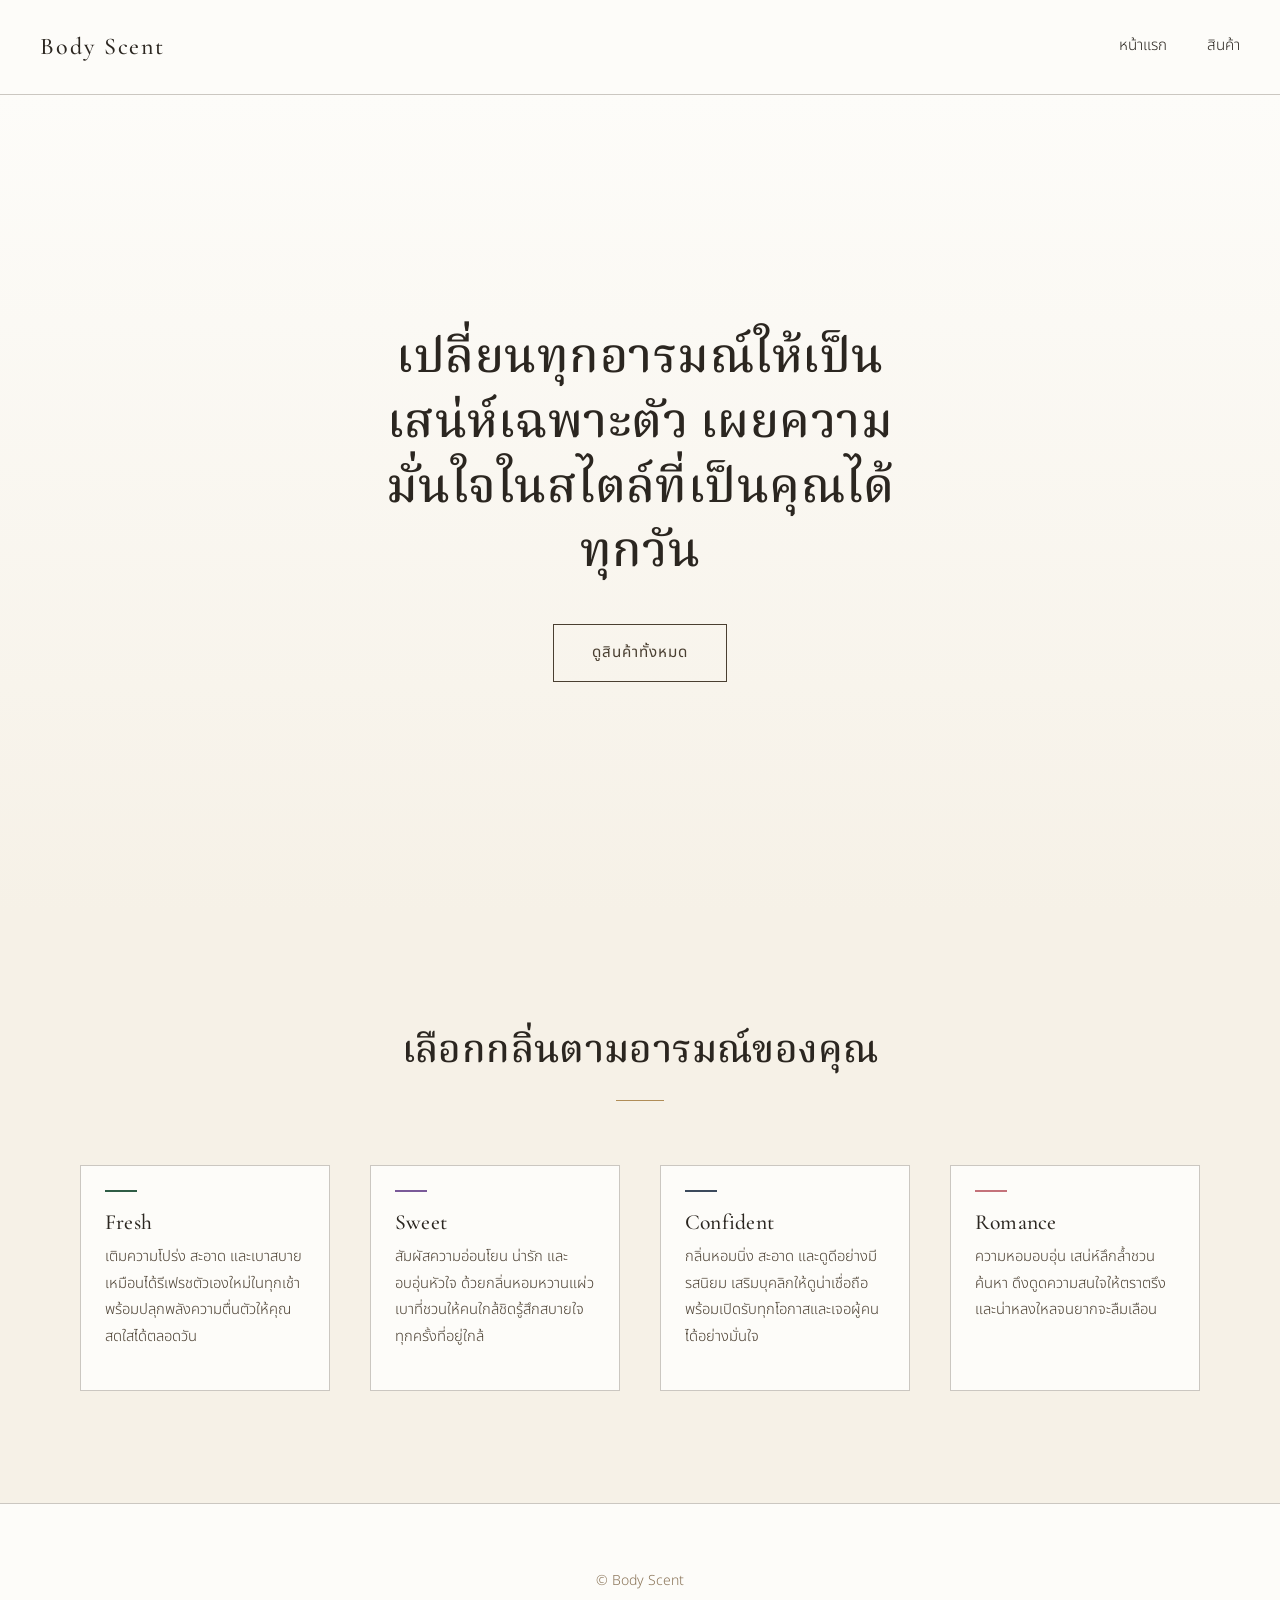
<file: index.html>
<!DOCTYPE html>
<html lang="th">
<head>
  <meta charset="UTF-8">
  <meta name="viewport" content="width=device-width, initial-scale=1">
  <title>Body Scent | น้ำหอมฉีดตัว</title>
  <meta name="description" content="Body Scent น้ำหอมฉีดตัวและโรลออน 4 อารมณ์ Fresh Sweet Confident Romance">
  <link rel="stylesheet" href="style.css">
  <style>
    .hero { min-height: calc(100vh - 82px); min-height: calc(100svh - 82px); }
    .hero h1 { font-size: clamp(1.8rem, 4.2vw, 3rem); max-width: 24ch; margin-bottom: var(--space-4); }
    .mood-card { color: inherit; }
    .mood-card .mood-line { margin-top: 0; margin-bottom: var(--space-2); }
  </style>
</head>
<body>

  <header class="site-header">
    <a href="index.html" class="brand">Body Scent</a>
    <nav class="site-nav">
      <a href="index.html">หน้าแรก</a>
      <a href="product.html">สินค้า</a>
    </nav>
  </header>

  <main>
    <section class="hero">
      <h1>เปลี่ยนทุกอารมณ์ให้เป็นเสน่ห์เฉพาะตัว เผยความมั่นใจในสไตล์ที่เป็นคุณได้ทุกวัน</h1>
      <a href="product.html" class="btn">ดูสินค้าทั้งหมด</a>
    </section>

    <section class="section-alt">
      <div class="container">
        <div class="section-head">
          <h2>เลือกกลิ่นตามอารมณ์ของคุณ</h2>
          <span class="rule"></span>
        </div>

        <div class="grid grid-4">
          <a href="product.html?mood=fresh" class="card mood-card mood-fresh">
            <span class="mood-line"></span>
            <h3>Fresh</h3>
            <p>เติมความโปร่ง สะอาด และเบาสบาย เหมือนได้รีเฟรชตัวเองใหม่ในทุกเช้า พร้อมปลุกพลังความตื่นตัวให้คุณสดใสได้ตลอดวัน</p>
          </a>

          <a href="product.html?mood=sweet" class="card mood-card mood-sweet">
            <span class="mood-line"></span>
            <h3>Sweet</h3>
            <p>สัมผัสความอ่อนโยน น่ารัก และอบอุ่นหัวใจ ด้วยกลิ่นหอมหวานแผ่วเบาที่ชวนให้คนใกล้ชิดรู้สึกสบายใจทุกครั้งที่อยู่ใกล้</p>
          </a>

          <a href="product.html?mood=confident" class="card mood-card mood-confident">
            <span class="mood-line"></span>
            <h3>Confident</h3>
            <p>กลิ่นหอมนิ่ง สะอาด และดูดีอย่างมีรสนิยม เสริมบุคลิกให้ดูน่าเชื่อถือ พร้อมเปิดรับทุกโอกาสและเจอผู้คนได้อย่างมั่นใจ</p>
          </a>

          <a href="product.html?mood=romance" class="card mood-card mood-romance">
            <span class="mood-line"></span>
            <h3>Romance</h3>
            <p>ความหอมอบอุ่น เสน่ห์ลึกล้ำชวนค้นหา ดึงดูดความสนใจให้ตราตรึงและน่าหลงใหลจนยากจะลืมเลือน</p>
          </a>
        </div>
      </div>
    </section>
  </main>

  <footer class="site-footer">
    <p style="margin-inline:auto">&copy; Body Scent</p>
  </footer>

  <script src="script.js"></script>
</body>
</html>
</file>
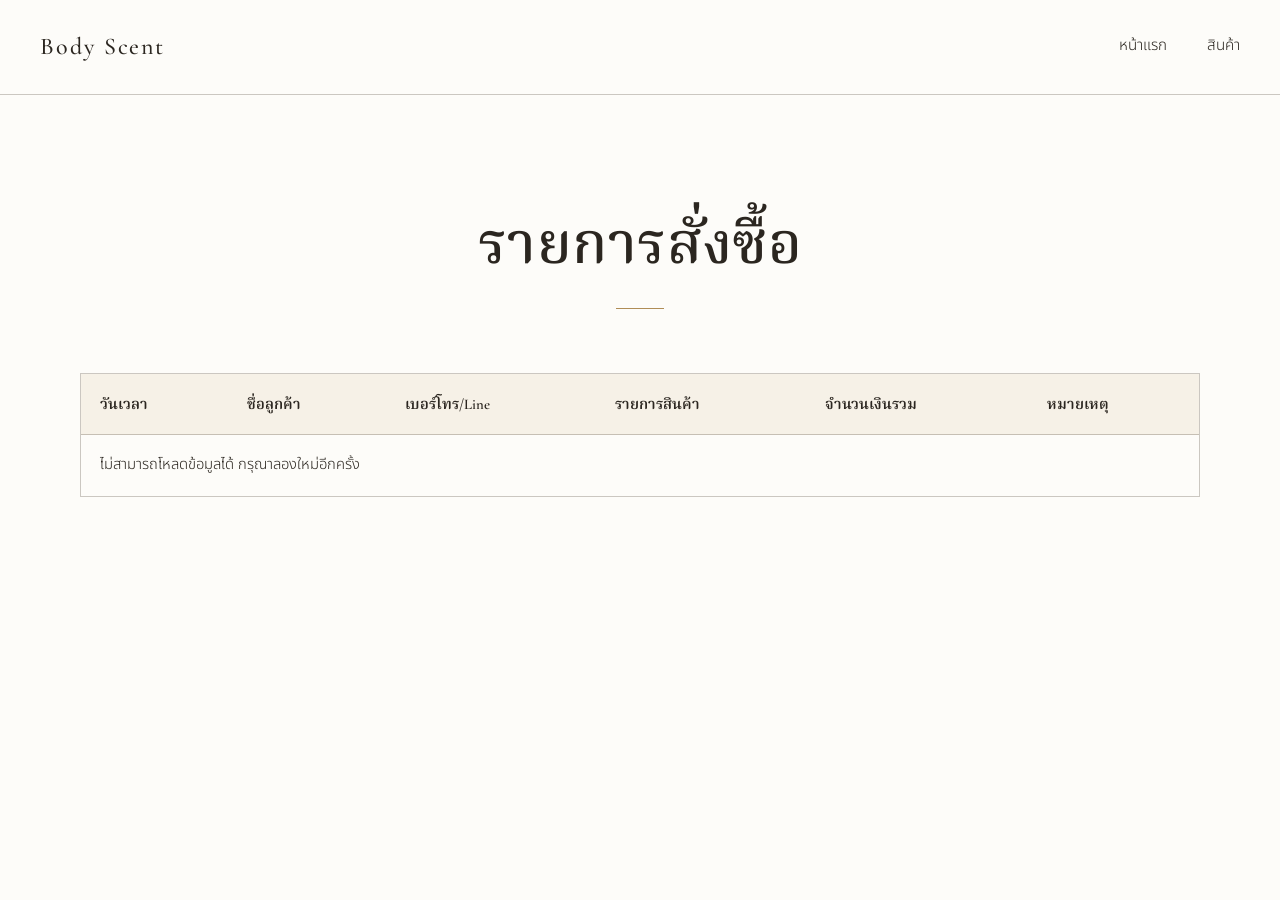
<file: admin.html>
<!DOCTYPE html>
<html lang="th">
<head>
  <meta charset="UTF-8">
  <meta name="viewport" content="width=device-width, initial-scale=1">
  <meta name="robots" content="noindex, nofollow">
  <title>รายการสั่งซื้อ | Body Scent</title>
  <link rel="stylesheet" href="style.css">
</head>
<body>

  <header class="site-header">
    <a href="index.html" class="brand">Body Scent</a>
    <nav class="site-nav">
      <a href="index.html">หน้าแรก</a>
      <a href="product.html">สินค้า</a>
    </nav>
  </header>

  <main>
    <section>
      <div class="container">
        <div class="section-head">
          <h1>รายการสั่งซื้อ</h1>
          <span class="rule"></span>
        </div>

        <div class="table-wrap">
          <table id="ordersTable">
            <thead>
              <tr>
                <th>วันเวลา</th>
                <th>ชื่อลูกค้า</th>
                <th>เบอร์โทร/Line</th>
                <th>รายการสินค้า</th>
                <th>จำนวนเงินรวม</th>
                <th>หมายเหตุ</th>
              </tr>
            </thead>
            <tbody></tbody>
          </table>
        </div>
      </div>
    </section>
  </main>

  <script src="script.js"></script>
</body>
</html>
</file>
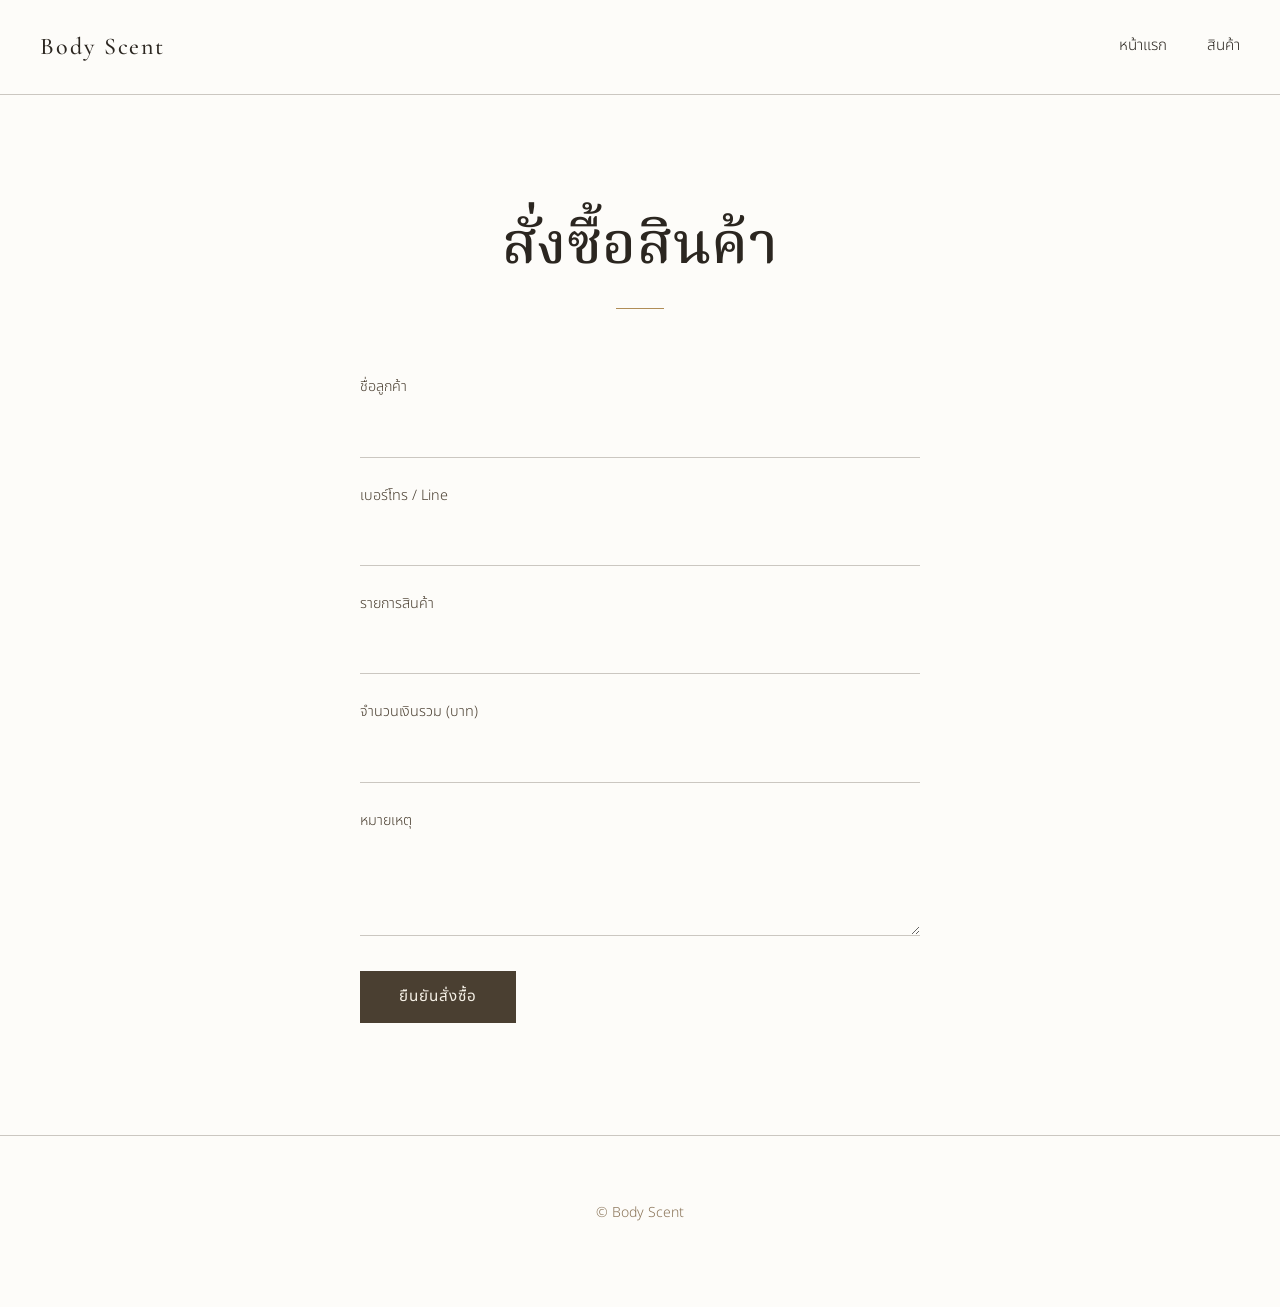
<file: order.html>
<!DOCTYPE html>
<html lang="th">
<head>
  <meta charset="UTF-8">
  <meta name="viewport" content="width=device-width, initial-scale=1">
  <title>สั่งซื้อสินค้า | Body Scent</title>
  <link rel="stylesheet" href="style.css">
</head>
<body>

  <header class="site-header">
    <a href="index.html" class="brand">Body Scent</a>
    <nav class="site-nav">
      <a href="index.html">หน้าแรก</a>
      <a href="product.html">สินค้า</a>
    </nav>
  </header>

  <main>
    <section>
      <div class="container">
        <div class="section-head">
          <h1>สั่งซื้อสินค้า</h1>
          <span class="rule"></span>
        </div>

        <form id="orderForm" class="form">
          <div class="field">
            <label for="customerName">ชื่อลูกค้า</label>
            <input type="text" id="customerName" name="customerName" autocomplete="name" required>
          </div>

          <div class="field">
            <label for="contact">เบอร์โทร / Line</label>
            <input type="text" id="contact" name="contact" required>
          </div>

          <div class="field">
            <label for="items">รายการสินค้า</label>
            <input type="text" id="items" name="items" required>
          </div>

          <div class="field">
            <label for="total">จำนวนเงินรวม (บาท)</label>
            <input type="text" id="total" name="total" inputmode="numeric" required>
          </div>

          <div class="field">
            <label for="note">หมายเหตุ</label>
            <textarea id="note" name="note"></textarea>
          </div>

          <button type="submit" class="btn btn-solid">ยืนยันสั่งซื้อ</button>
        </form>
      </div>
    </section>
  </main>

  <footer class="site-footer">
    <p style="margin-inline:auto">&copy; Body Scent</p>
  </footer>

  <script src="script.js"></script>
</body>
</html>
</file>
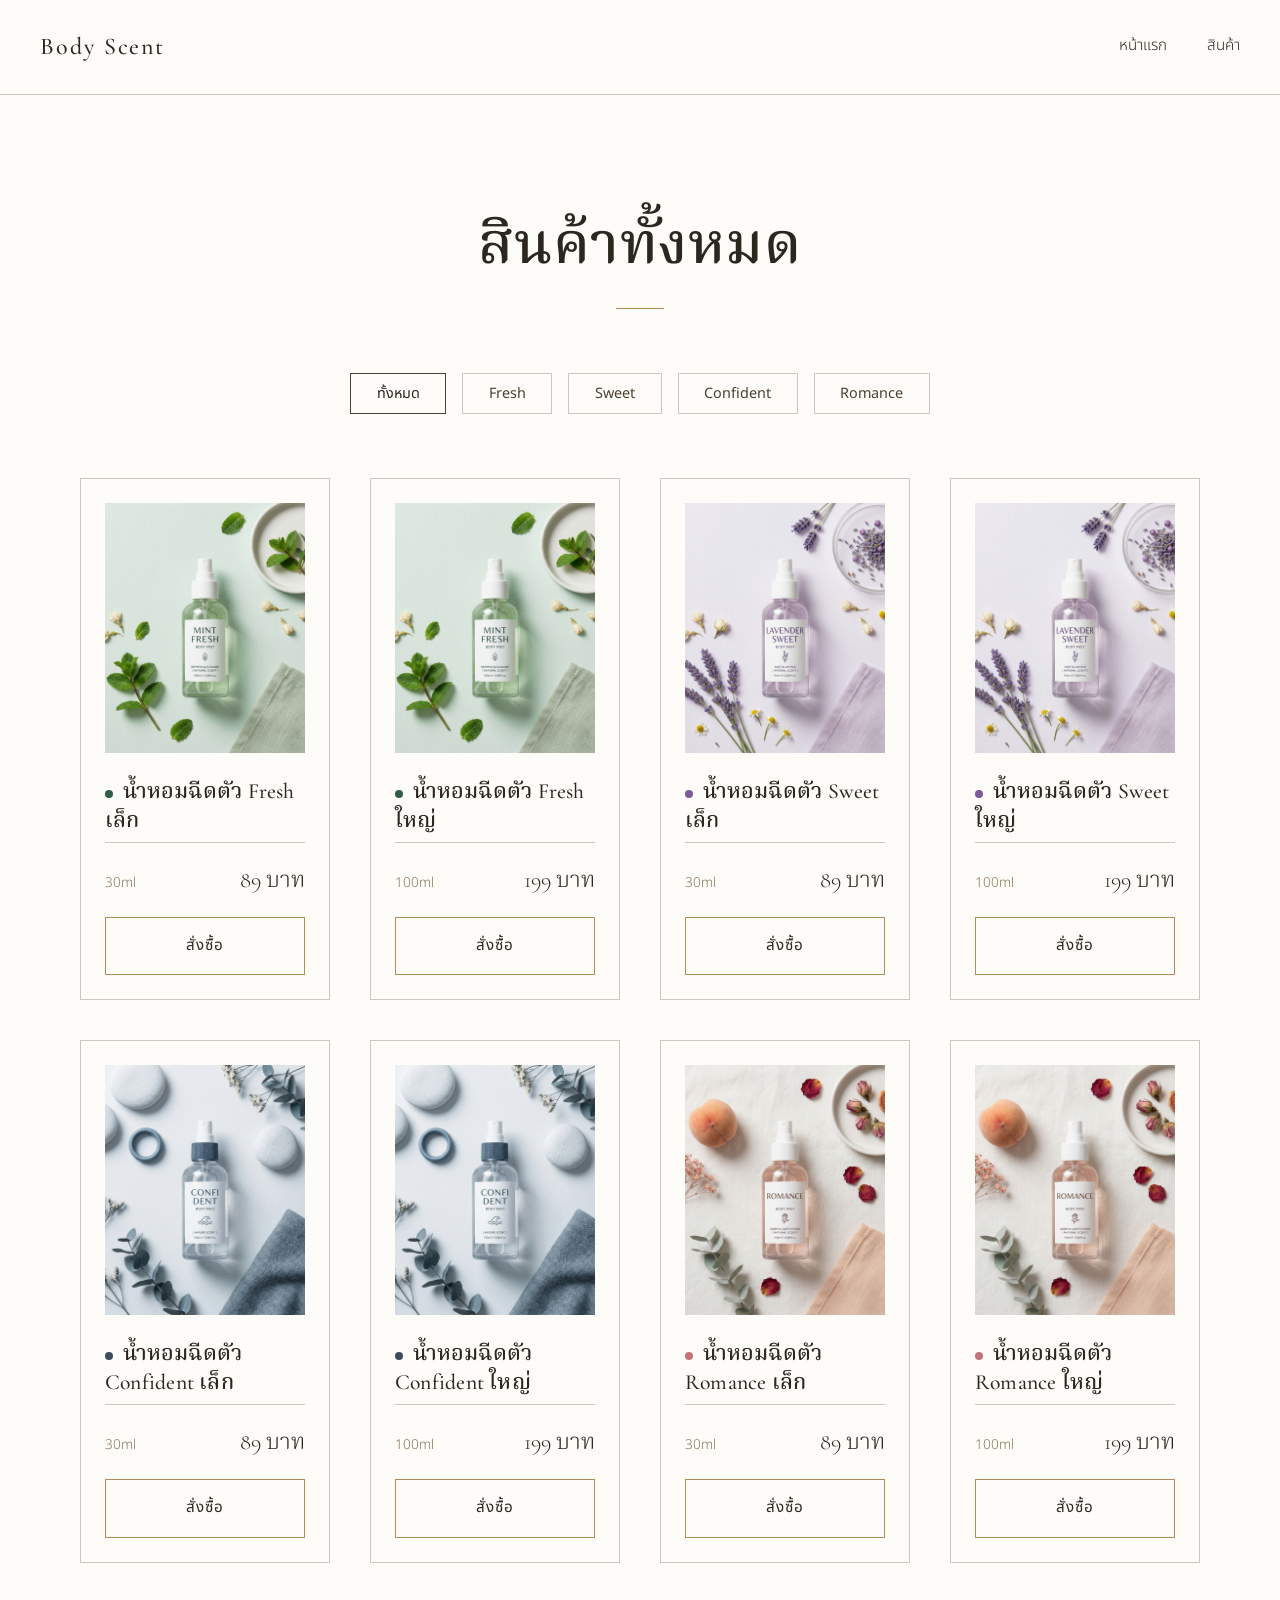
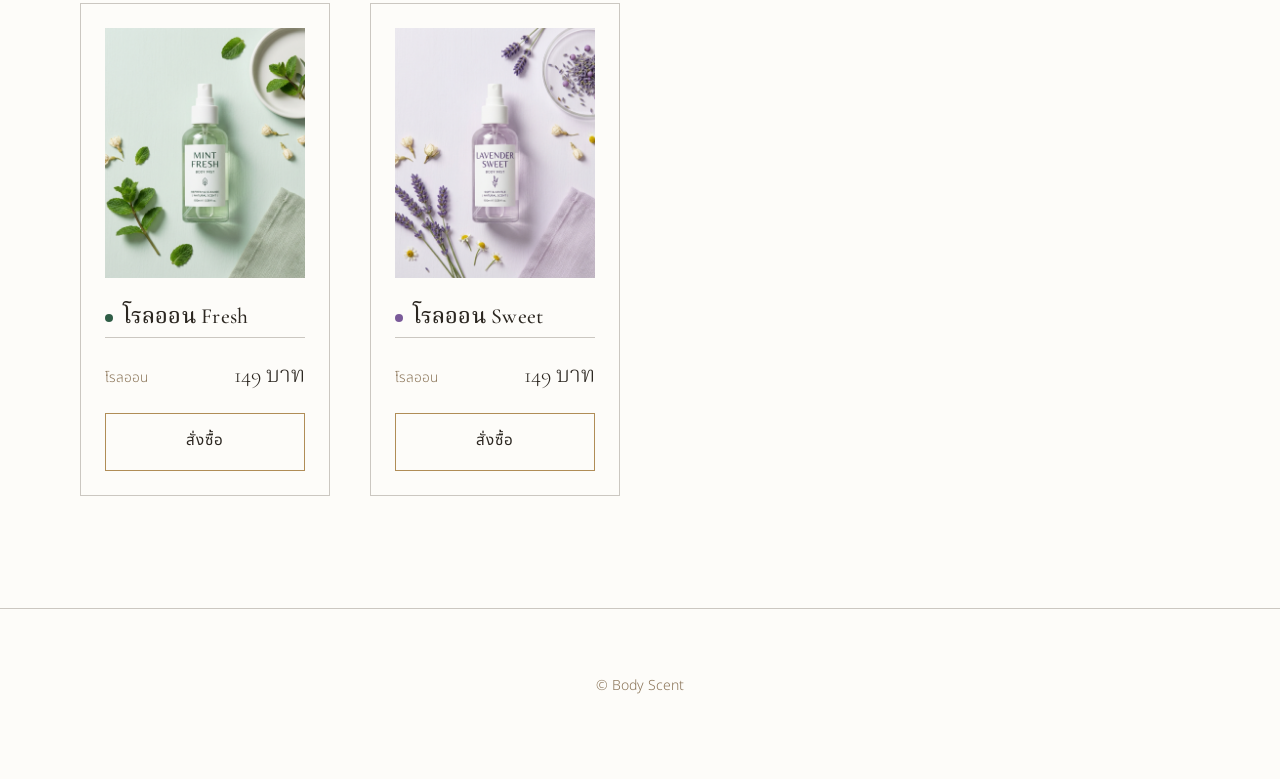
<file: product.html>
<!DOCTYPE html>
<html lang="th">
<head>
  <meta charset="UTF-8">
  <meta name="viewport" content="width=device-width, initial-scale=1">
  <title>สินค้าทั้งหมด | Body Scent</title>
  <link rel="stylesheet" href="style.css">
</head>
<body>

  <header class="site-header">
    <a href="index.html" class="brand">Body Scent</a>
    <nav class="site-nav">
      <a href="index.html">หน้าแรก</a>
      <a href="product.html">สินค้า</a>
    </nav>
  </header>

  <main>
    <section>
      <div class="container">
        <div class="section-head">
          <h1>สินค้าทั้งหมด</h1>
          <span class="rule"></span>
        </div>

        <div id="filter-bar"></div>
        <div id="product-list" class="grid"></div>
      </div>
    </section>
  </main>

  <footer class="site-footer">
    <p style="margin-inline:auto">&copy; Body Scent</p>
  </footer>

  <script src="script.js"></script>
</body>
</html>
</file>
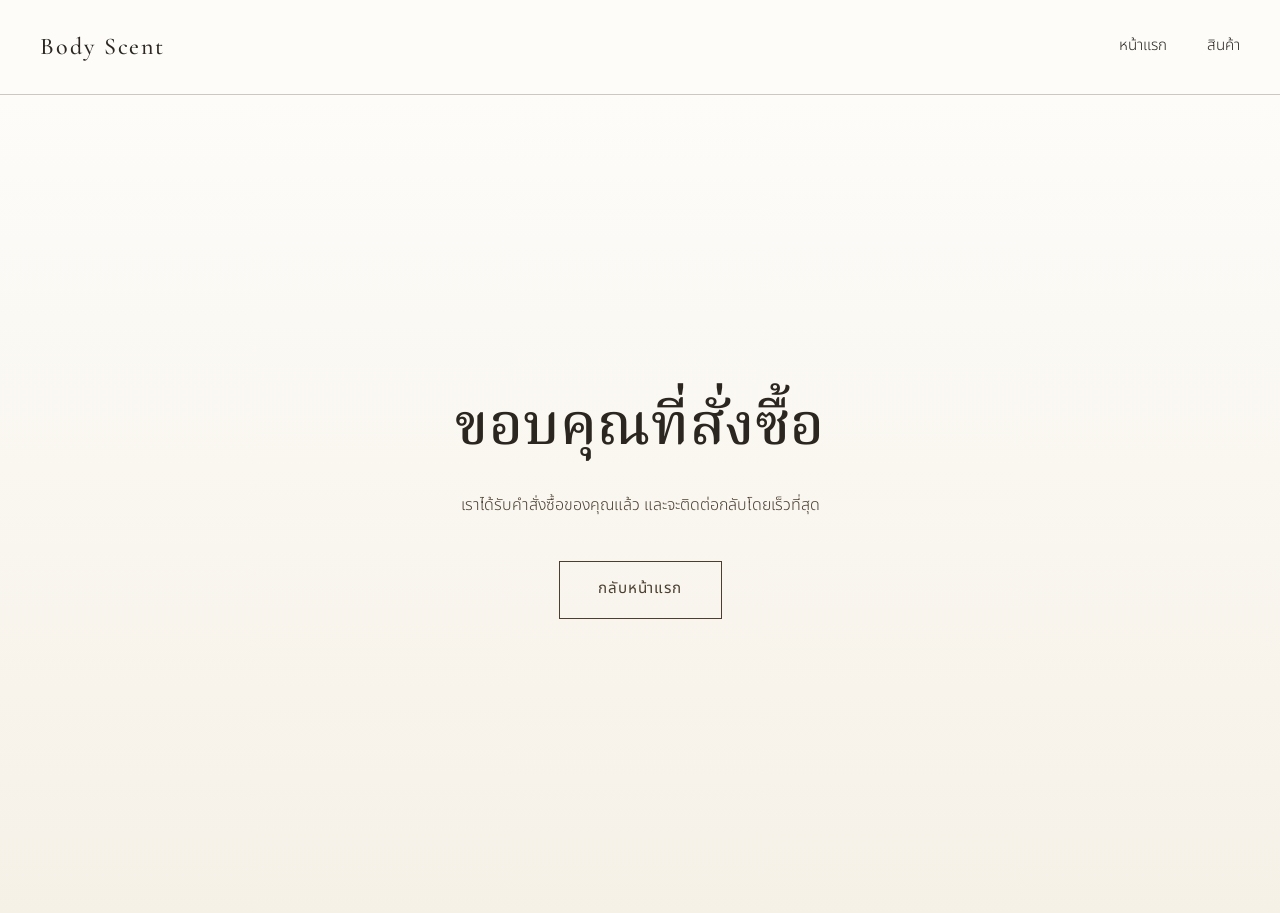
<file: thankyou.html>
<!DOCTYPE html>
<html lang="th">
<head>
  <meta charset="UTF-8">
  <meta name="viewport" content="width=device-width, initial-scale=1">
  <title>ขอบคุณ | Body Scent</title>
  <link rel="stylesheet" href="style.css">
</head>
<body>

  <header class="site-header">
    <a href="index.html" class="brand">Body Scent</a>
    <nav class="site-nav">
      <a href="index.html">หน้าแรก</a>
      <a href="product.html">สินค้า</a>
    </nav>
  </header>

  <main>
    <section class="hero" style="min-height: calc(100svh - 82px);">
      <h1>ขอบคุณที่สั่งซื้อ</h1>
      <p>เราได้รับคำสั่งซื้อของคุณแล้ว และจะติดต่อกลับโดยเร็วที่สุด</p>
      <a href="index.html" class="btn">กลับหน้าแรก</a>
    </section>
  </main>

  <script src="script.js"></script>
</body>
</html>
</file>
<file: style.css>
@import url("https://fonts.googleapis.com/css2?family=Cormorant+Garamond:wght@400;500;600&family=Noto+Sans+Thai:wght@300;400;500&family=Noto+Serif+Thai:wght@400;500;600&display=swap");

/* ============ Tokens ============ */
:root {
  --white: #fdfcf9;
  --cream: #f6f1e7;
  --sand: #e9dfcd;
  --beige: #8a7458;
  --beige-dark: #4a3f31;
  --ink: #2b2620;
  --gold: #b08d57;
  --gold-soft: #cdb48a;
  --line: rgba(74, 63, 49, 0.28);

  --mood-fresh: #2f5d46;
  --mood-sweet: #7a5a99;
  --mood-confident: #3c4a5c;
  --mood-romance: #c4727a;

  --font-display: "Cormorant Garamond", "Noto Serif Thai", Georgia, serif;
  --font-body: "Noto Sans Thai", "Helvetica Neue", Arial, sans-serif;

  --space-1: 0.5rem;
  --space-2: 1rem;
  --space-3: 1.5rem;
  --space-4: 2.5rem;
  --space-5: 4rem;
  --space-6: 7rem;
  --maxw: 1120px;
}

/* ============ Base ============ */
*, *::before, *::after { box-sizing: border-box; }
html { scroll-behavior: smooth; }
body {
  margin: 0;
  background: var(--white);
  color: var(--ink);
  font-family: var(--font-body);
  font-weight: 300;
  font-size: 1rem;
  line-height: 1.9;
  -webkit-font-smoothing: antialiased;
}
img { max-width: 100%; display: block; }
a { color: inherit; text-decoration: none; }

h1, h2, h3, h4 {
  font-family: var(--font-display);
  font-weight: 500;
  line-height: 1.35;
  letter-spacing: 0.01em;
  margin: 0 0 var(--space-2);
  color: var(--ink);
}
h1 { font-size: clamp(2rem, 5vw, 3.6rem); }
h2 { font-size: clamp(1.6rem, 3.5vw, 2.4rem); }
h3 { font-size: 1.35rem; }
p { margin: 0 0 var(--space-2); max-width: 62ch; }

:focus-visible { outline: 1px solid var(--gold); outline-offset: 4px; }

/* ============ Layout ============ */
.container { width: min(100% - 3rem, var(--maxw)); margin-inline: auto; }
section, .section { padding-block: var(--space-6); }
.section-alt { background: var(--cream); }
.section-head { text-align: center; margin-bottom: var(--space-5); }
.section-head p { margin-inline: auto; color: var(--beige-dark); }

/* gold hairline under headings */
.rule {
  display: block;
  width: 48px;
  height: 1px;
  background: var(--gold);
  margin: var(--space-3) auto 0;
  border: 0;
}

/* ============ Header / Footer ============ */
.site-header {
  display: flex;
  align-items: center;
  justify-content: space-between;
  padding: var(--space-3) var(--space-4);
  border-bottom: 1px solid var(--line);
  background: var(--white);
}
.brand {
  font-family: var(--font-display);
  font-size: 1.5rem;
  font-weight: 500;
  letter-spacing: 0.08em;
}
.site-nav { display: flex; gap: var(--space-4); font-size: 0.95rem; }
.site-nav a { padding-block: 0.25rem; border-bottom: 1px solid transparent; transition: border-color 0.25s; }
.site-nav a:hover { border-color: var(--gold); }

.site-footer {
  padding: var(--space-5) var(--space-3);
  text-align: center;
  color: var(--beige);
  font-size: 0.875rem;
  border-top: 1px solid var(--line);
}

/* ============ Buttons ============ */
.btn {
  display: inline-block;
  padding: 0.85rem 2.4rem;
  font-family: var(--font-body);
  font-size: 0.95rem;
  font-weight: 400;
  letter-spacing: 0.06em;
  color: var(--beige-dark);
  background: transparent;
  border: 1px solid var(--beige-dark);
  border-radius: 0;
  cursor: pointer;
  transition: background 0.3s, color 0.3s, border-color 0.3s;
}
.btn:hover { background: var(--beige-dark); color: var(--cream); }
.btn-gold { border-color: var(--gold); color: var(--ink); }
.btn-gold:hover { background: var(--gold); border-color: var(--gold); color: var(--white); }
.btn-solid { background: var(--beige-dark); color: var(--cream); }
.btn-solid:hover { background: var(--ink); border-color: var(--ink); }

/* ============ Hero ============ */
.hero {
  min-height: 100vh;
  min-height: 100svh;
  display: flex;
  flex-direction: column;
  align-items: center;
  justify-content: center;
  text-align: center;
  padding: var(--space-5) var(--space-3);
  background: linear-gradient(180deg, var(--white) 0%, var(--cream) 100%);
}
.hero h1 { max-width: 20ch; margin-bottom: var(--space-3); }
.hero p { margin-inline: auto; margin-bottom: var(--space-4); color: var(--beige-dark); }

/* ============ Mood accents (small touches only) ============ */
.mood-fresh      { --mood: var(--mood-fresh); }
.mood-sweet      { --mood: var(--mood-sweet); }
.mood-confident  { --mood: var(--mood-confident); }
.mood-romance    { --mood: var(--mood-romance); }

.mood-dot {
  display: inline-block;
  width: 8px;
  height: 8px;
  border-radius: 50%;
  background: var(--mood, var(--gold));
  margin-right: 0.6rem;
  vertical-align: middle;
}
.mood-line {
  display: block;
  width: 32px;
  height: 2px;
  background: var(--mood, var(--gold));
  margin-top: var(--space-2);
}

/* ============ Cards (mood cards + product cards) ============ */
.grid {
  display: grid;
  gap: var(--space-4);
  grid-template-columns: repeat(auto-fill, minmax(240px, 1fr));
}
.grid-4 { grid-template-columns: repeat(4, 1fr); }

.card {
  display: flex;
  flex-direction: column;
  background: var(--white);
  border: 1px solid var(--line);
  padding: var(--space-3);
  transition: border-color 0.3s;
}
.card:hover { border-color: var(--gold); }
.card h3 { margin-bottom: 0.4rem; }
.card p { color: var(--beige-dark); font-size: 0.925rem; line-height: 1.8; }

.card-img {
  aspect-ratio: 4 / 5;
  background: var(--cream);
  margin-bottom: var(--space-3);
  overflow: hidden;
}
.card-img img { width: 100%; height: 100%; object-fit: cover; }

.card-meta {
  display: flex;
  align-items: baseline;
  justify-content: space-between;
  margin-top: auto;
  padding-top: var(--space-2);
  border-top: 1px solid var(--line);
}
.price { font-family: var(--font-display); font-size: 1.4rem; color: var(--ink); }
.size  { font-size: 0.85rem; color: var(--beige); }
.card .btn { margin-top: var(--space-2); text-align: center; }

/* ============ Filter bar ============ */
#filter-bar, .filter-bar {
  display: flex;
  flex-wrap: wrap;
  justify-content: center;
  gap: var(--space-2);
  margin-bottom: var(--space-5);
}
.filter-btn {
  padding: 0.55rem 1.6rem;
  font-family: var(--font-body);
  font-size: 0.9rem;
  color: var(--beige-dark);
  background: transparent;
  border: 1px solid var(--line);
  border-radius: 0;
  cursor: pointer;
  transition: border-color 0.25s, color 0.25s;
}
.filter-btn:hover { border-color: var(--gold); }
.filter-btn.active { border-color: var(--beige-dark); color: var(--ink); }

/* ============ Forms ============ */
.form { max-width: 560px; margin-inline: auto; }
.field { margin-bottom: var(--space-3); }
label { display: block; margin-bottom: 0.4rem; font-size: 0.9rem; color: var(--beige-dark); }
input, textarea, select {
  width: 100%;
  padding: 0.8rem 0;
  font-family: var(--font-body);
  font-size: 1rem;
  font-weight: 300;
  color: var(--ink);
  background: transparent;
  border: 0;
  border-bottom: 1px solid var(--line);
  border-radius: 0;
  transition: border-color 0.25s;
}
input:focus, textarea:focus, select:focus { outline: none; border-bottom-color: var(--gold); }
textarea { resize: vertical; min-height: 96px; }
input[readonly] { color: var(--beige-dark); }

.summary {
  padding: var(--space-3);
  margin-bottom: var(--space-4);
  border: 1px solid var(--line);
  background: var(--cream);
}
.total { font-family: var(--font-display); font-size: 1.6rem; }

/* ============ Table (admin) ============ */
.table-wrap { overflow-x: auto; border: 1px solid var(--line); }
table { width: 100%; border-collapse: collapse; font-size: 0.925rem; }
th, td { padding: 1rem 1.2rem; text-align: left; border-bottom: 1px solid var(--line); vertical-align: top; }
th { font-family: var(--font-display); font-weight: 600; background: var(--cream); white-space: nowrap; }
tbody tr:last-child td { border-bottom: 0; }

/* ============ Responsive ============ */
@media (max-width: 960px) {
  .grid-4 { grid-template-columns: repeat(2, 1fr); }
  section, .section { padding-block: var(--space-5); }
}
@media (max-width: 600px) {
  body { font-size: 0.95rem; }
  .container { width: min(100% - 2rem, var(--maxw)); }
  .site-header { flex-direction: column; gap: var(--space-2); padding: var(--space-2); }
  .site-nav { gap: var(--space-3); }
  .grid, .grid-4 { grid-template-columns: 1fr; gap: var(--space-3); }
  .section-head { margin-bottom: var(--space-4); }
  .btn { width: 100%; text-align: center; }
  .hero .btn { width: auto; }
}

@media (prefers-reduced-motion: reduce) {
  * { transition: none !important; scroll-behavior: auto !important; }
}
</file>
